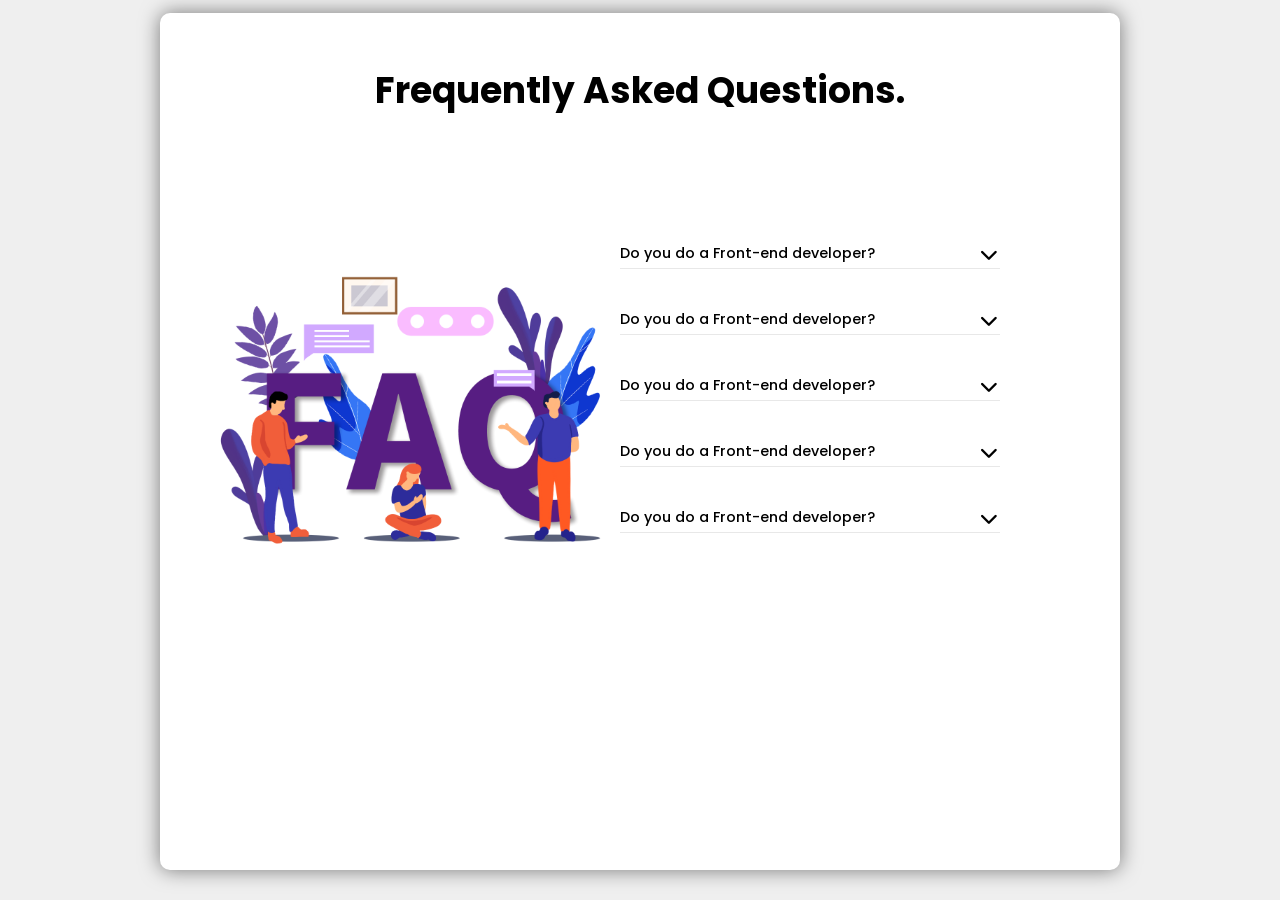
<file: FAQ Form/index.html>
<!DOCTYPE html>
<html lang="en">
<head>
    <meta charset="UTF-8">
    <meta name="viewport" content="width=device-width, initial-scale=1.0">
    <link rel="stylesheet" href="style.css">
    <link rel="stylesheet" href="https://cdnjs.cloudflare.com/ajax/libs/font-awesome/6.5.1/css/all.min.css">
    <title>FAQ Form</title>
</head>
<body>
    <div class="container">
        <h1 class="title">
            Frequently Asked Questions.
        </h1>
        <main class="accordion">
            <div class="faq-img">
                <img src="images/faq-img.png" alt="">
            </div>
            
            <div class="content-accordion">
                
                <div class="question-answer">
                    
                    <div class="question">
                        
                        <h3 class="title-question">
                            Do you do a Front-end developer?
                        </h3>

                        <button class="question-btn">
                            <span class="up-icon">
                                <i class="fa-solid fa-chevron-up"></i>
                            </span>
                            <span class="down-icon">
                                <i class="fa-solid fa-chevron-down"></i>
                            </span>
                        </button>

                    </div>
                    <div class="answer">
                        <p>
                            Lorem ipsum, dolor sit amet consectetur adipisicing elit. Unde dolorem ipsa inventore nisi, nostrum reiciendis recusandae iusto fugit deserunt molestiae nulla perspiciatis aspernatur ullam atque sequi. Possimus dolore doloribus et.
                        </p>
                    </div>
                </div>

                <div class="question-answer">
                    
                    <div class="question">
                        
                        <h3 class="title-question">
                            Do you do a Front-end developer?
                        </h3>

                        <button class="question-btn">
                            <span class="up-icon">
                                <i class="fa-solid fa-chevron-up"></i>
                            </span>
                            <span class="down-icon">
                                <i class="fa-solid fa-chevron-down"></i>
                            </span>
                        </button>

                    </div>
                    <div class="answer">
                        <p>
                            Lorem ipsum, dolor sit amet consectetur adipisicing elit. Unde dolorem ipsa inventore nisi, nostrum reiciendis recusandae iusto fugit deserunt molestiae nulla perspiciatis aspernatur ullam atque sequi. Possimus dolore doloribus et.
                        </p>
                    </div>
                </div>

                <div class="question-answer">
                    
                    <div class="question">
                        
                        <h3 class="title-question">
                            Do you do a Front-end developer?
                        </h3>

                        <button class="question-btn">
                            <span class="up-icon">
                                <i class="fa-solid fa-chevron-up"></i>
                            </span>
                            <span class="down-icon">
                                <i class="fa-solid fa-chevron-down"></i>
                            </span>
                        </button>

                    </div>
                    <div class="answer">
                        <p>
                            Lorem ipsum, dolor sit amet consectetur adipisicing elit. Unde dolorem ipsa inventore nisi, nostrum reiciendis recusandae iusto fugit deserunt molestiae nulla perspiciatis aspernatur ullam atque sequi. Possimus dolore doloribus et.
                        </p>
                    </div>
                </div>

                <div class="question-answer">
                    
                    <div class="question">
                        
                        <h3 class="title-question">
                            Do you do a Front-end developer?
                        </h3>

                        <button class="question-btn">
                            <span class="up-icon">
                                <i class="fa-solid fa-chevron-up"></i>
                            </span>
                            <span class="down-icon">
                                <i class="fa-solid fa-chevron-down"></i>
                            </span>
                        </button>

                    </div>
                    <div class="answer">
                        <p>
                            Lorem ipsum, dolor sit amet consectetur adipisicing elit. Unde dolorem ipsa inventore nisi, nostrum reiciendis recusandae iusto fugit deserunt molestiae nulla perspiciatis aspernatur ullam atque sequi. Possimus dolore doloribus et.
                        </p>
                    </div>
                </div>

                <div class="question-answer">
                    
                    <div class="question">
                        
                        <h3 class="title-question">
                            Do you do a Front-end developer?
                        </h3>

                        <button class="question-btn">
                            <span class="up-icon">
                                <i class="fa-solid fa-chevron-up"></i>
                            </span>
                            <span class="down-icon">
                                <i class="fa-solid fa-chevron-down"></i>
                            </span>
                        </button>

                    </div>
                    <div class="answer">
                        <p>
                            Lorem ipsum, dolor sit amet consectetur adipisicing elit. Unde dolorem ipsa inventore nisi, nostrum reiciendis recusandae iusto fugit deserunt molestiae nulla perspiciatis aspernatur ullam atque sequi. Possimus dolore doloribus et.
                        </p>
                    </div>
                </div>

            </div>

        </main>
    </div>

    <script src="script.js"></script>
</body>
</html>
</file>
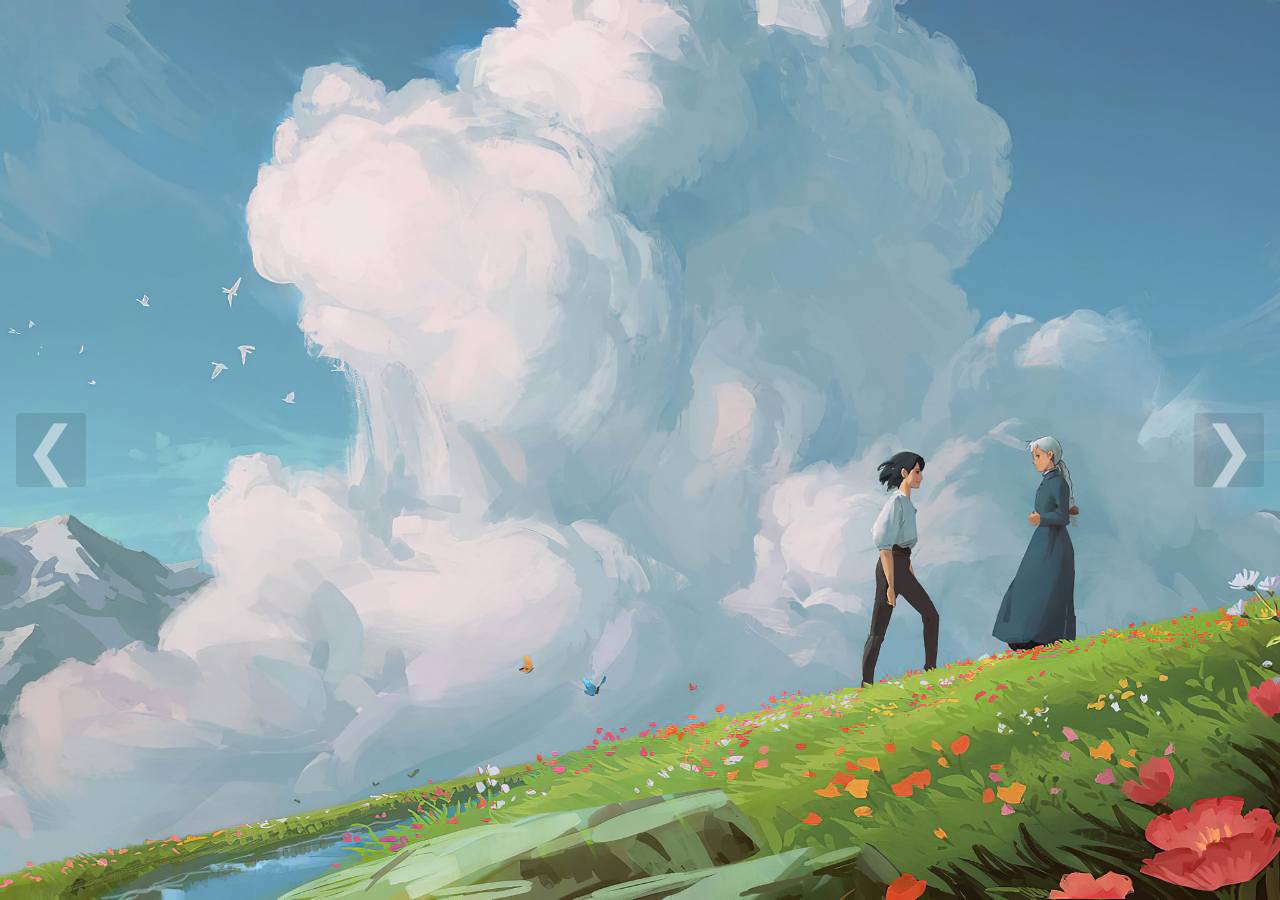
<file: Image Carousel/index.html>
<!DOCTYPE html>
<html lang="en">
<head>
    <meta charset="UTF-8">
    <meta name="viewport" content="width=device-width, initial-scale=1.0">
    <link rel="stylesheet" href="style.css">
    <script src="script.js" defer></script>
    <title>Wallpaper Carousel</title>
</head>
<body>
    <section aria-label>
        <div class="carousel" data-carousel>
            <button class="carousel-btn prev" data-carousel-button="prev">&#x276E;</button>
            <button class="carousel-btn next" data-carousel-button="next">&#x276F;</button>
            <ul data-slides>
                <li class="slide"data-active>
                    <img src="images/1.jpg" alt="">
                </li>
                <li class="slide">
                    <img src="images/2.jpg" alt="">
                </li>
                <li class="slide">
                    <img src="images/3.jpg" alt="">
                </li>
                <li class="slide">
                    <img src="images/4.jpg" alt="">
                </li>
                <li class="slide">
                    <img src="images/5.jpg" alt="">
                </li>
                <li class="slide">
                    <img src="images/6.jpg" alt="">
                </li>
                <li class="slide">
                    <img src="images/7.jpg" alt="">
                </li>
                <li class="slide">
                    <img src="images/8.jpg" alt="">
                </li>
                <li class="slide">
                    <img src="images/9.jpg" alt="">
                </li>
                <li class="slide">
                    <img src="images/10.jpg" alt="">
                </li>
                
            </ul>
        </div>
    </section>
</body>
</html>
</file>
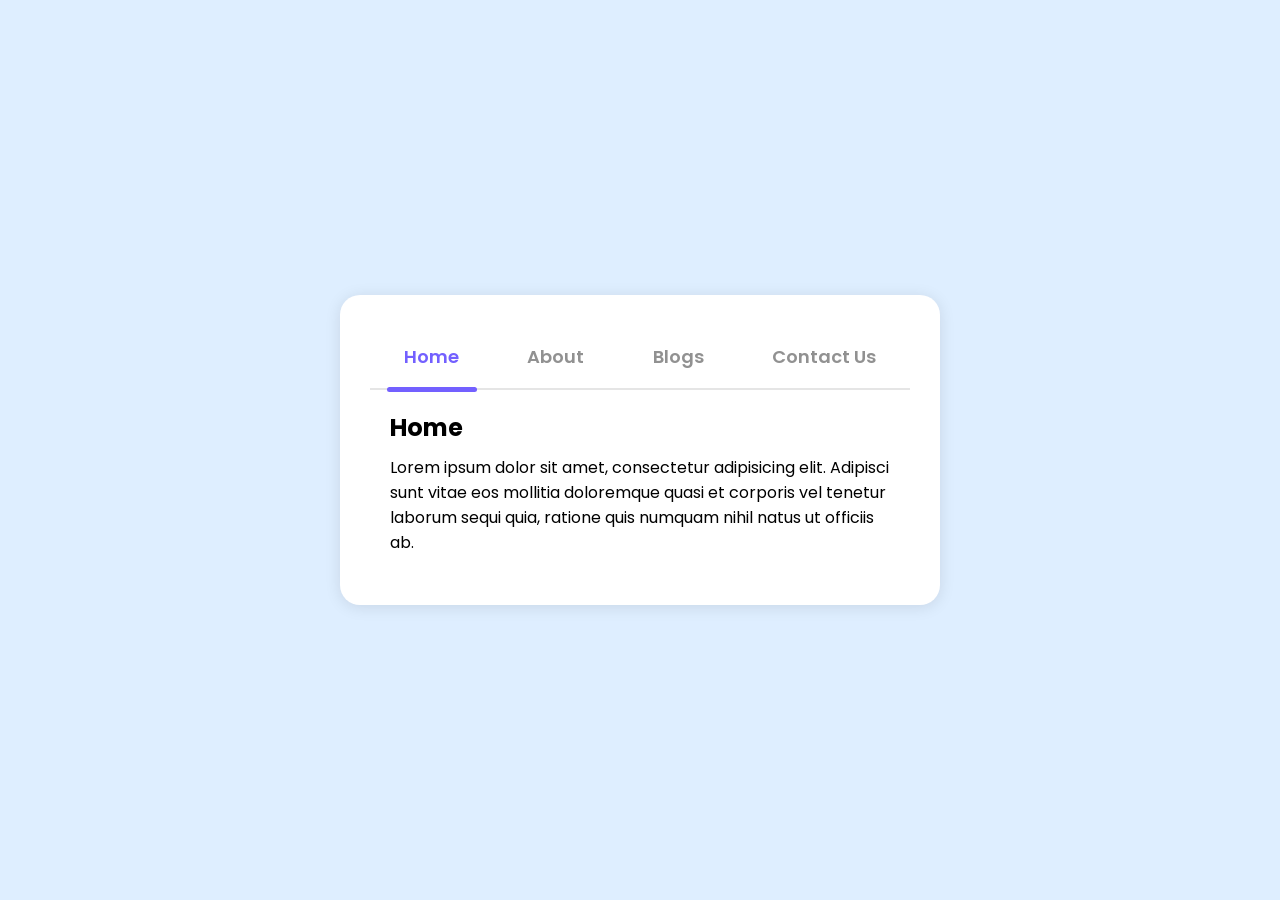
<file: Tabs/index.html>
<!DOCTYPE html>
<html lang="en">
<head>
    <meta charset="UTF-8">
    <meta name="viewport" content="width=device-width, initial-scale=1.0">
    <link rel="stylesheet" href="style.css">
    <title>Tabs-Section</title>
</head>
<body>
    <div class="container">
        <div class="tab_box">
            <button class="tab_btn active">Home</button>
            <button class="tab_btn">About</button>
            <button class="tab_btn">Blogs</button>
            <button class="tab_btn">Contact Us</button>
            <div class="line"></div>
        </div>
        <div class="content_box">
            <div class="content active">
                <h2>Home</h2>
                <p>
                    Lorem ipsum dolor sit amet, consectetur adipisicing elit. Adipisci sunt vitae eos mollitia doloremque quasi et corporis vel tenetur laborum sequi quia, ratione quis numquam nihil natus ut officiis ab.
                </p>
            </div>
            
            <div class="content">
                <h2>About</h2>
                <p>
                    Lorem ipsum dolor sit amet, consectetur adipisicing elit. Adipisci sunt vitae eos mollitia doloremque quasi et corporis vel tenetur laborum sequi quia, ratione quis numquam nihil natus ut officiis ab.
                </p>
            </div>
            
            <div class="content">
                <h2>Blogs</h2>
                <p>
                    Lorem ipsum dolor sit amet, consectetur adipisicing elit. Adipisci sunt vitae eos mollitia doloremque quasi et corporis vel tenetur laborum sequi quia, ratione quis numquam nihil natus ut officiis ab.
                </p>
            </div>

            <div class="content">
                <h2>Contact Us</h2>
                <p>
                    Lorem ipsum dolor sit amet, consectetur adipisicing elit. Adipisci sunt vitae eos mollitia doloremque quasi et corporis vel tenetur laborum sequi quia, ratione quis numquam nihil natus ut officiis ab.
                </p>
            </div>
        </div>
    </div>
    <script src="script.js"></script>
</body>
</html>
</file>
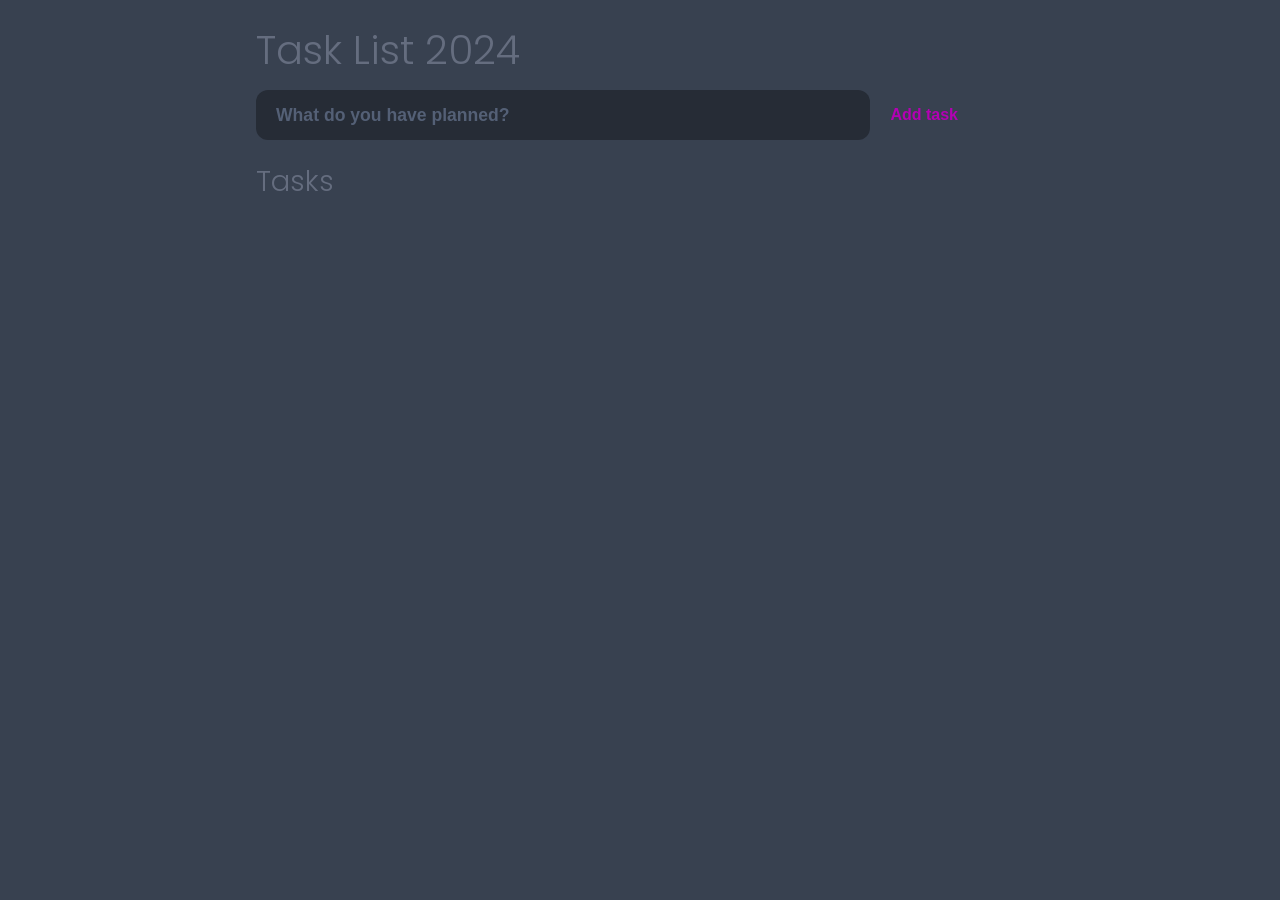
<file: To-Do List/index.html>
<!DOCTYPE html>
<html lang="en">
<head>
    <meta charset="UTF-8">
    <meta name="viewport" content="width=device-width, initial-scale=1.0">
    <link rel="stylesheet" href="style.css">
    <script src="script.js" defer></script>
    <title>To-Do List</title>
</head>
<body>
    
    <div class="container">
        <div class="task-form">
            <h1>Task List 2024</h1>

            <div class="task-input">
                <input type="text">
                <button id="add-task">Add task</button>
            </div>
        </div>

        <div class="tasks-list">
            <h2>Tasks</h2>
            <div class="list">
            </div>
        </div>
    </div>
</body>
</html>
</file>
<file: FAQ Form/style.css>
@import url('https://fonts.googleapis.com/css2?family=Poppins:ital,wght@0,100;0,200;0,300;0,400;0,500;0,600;0,700;0,800;0,900;1,100;1,200;1,300;1,400;1,500;1,600;1,700;1,800;1,900&display=swap');

*,
*::after,
*::before{
    margin: 0;
    padding: 0;
    box-sizing: border-box;
    transition: all 0.3s ease-in-out;
}

html{
    font-size: 12px;
}

body{
    min-height: 100vh;
    font-family: "Poppins", sans-serif;
    background-color: #efefef;
    display: flex;
    justify-content: center;
}

.container{
    position: relative;
    background: #ffff;
    margin-top: 1%;
    margin-bottom: 30px;
    border-radius: 10px;
    filter: drop-shadow(0 0 10px
                rgba(0,0,0,0.5));
}

.accordion{
    position: relative;
    width: 350px;
    margin-left: 40px;
}

.title{
    margin-top: 20px;
    font-size: 2rem;
    text-align: center;
}

.content-accordion{
    margin-top: 35px;
    margin-right: 50px;

}

.question{
    display: flex;
    justify-content: space-between;
}

.accordion img{
    position: relative;
    width: 320px;
}

.question-answer{
    margin: 40px 0;
    width: 100%;
    border-bottom: 1px solid #e8e8e8;
}

.title-question{
    margin: 1.4rem, 0rem;
    font-size: 1.2rem;
    font-weight: 500;
    color: #000;
}

.question-btn{
    font-size: 1.5rem;
    background: transparent;
    border-color: transparent;
    cursor: pointer;
}

.up-icon{
    display: none;
}

.answer{
    font-size: 1.2rem;
    line-height: 1.8;
    overflow: hidden;
    height: 0;
}

.show-text .answer{
    height: 100px;
}

.show-text .up-icon{
    display: inline;
}

.show-text .down-icon{
    display: none;
}

@media screen and (min-width: 992px){
    .accordion{
        width: 920px;
        height: 0;
        display: flex;
    }
    .accordion img{
        position: relative;
        width: 420px;
        top: 88px;
    }

    .question-answer{
        width: 380px;
    }

    .content-accordion{
        margin-top: 85px;

    }

    .title{
        margin-top: 50px;
        font-size: 3rem;

    }
}
</file>
<file: Image Carousel/style.css>
*{
    transition: all ease-in-out 0.3s;
}

*, *::before, *::after{
    box-sizing: border-box;
}

body{
    margin: 0;
}

.carousel{
    width: 100vw;
    height: 100vh;
    position: relative;
}

.carousel > ul{
    margin: 0;
    padding: 0;
    list-style: none;
}

.slide{
    position: absolute;
    inset: 0;
    opacity: 0;
}

.slide > img{
    display: block;
    width: 100%;
    height: 100%;
    object-fit: cover;
    object-position: center;
}

.slide[data-active]{
    opacity: 1;
}

.carousel-btn{
    position: absolute;
    z-index: 1;
    background: none;
    border: none;
    font-size: 4rem;
    top: 50%;
    transform: translateY(-50%);
    text-align: center;
    color: rgba(255, 255, 255, 0.5);
    cursor: pointer;
    border-radius: .25rem;
    padding: 0 .5rem;
    background-color: rgba(0, 0, 0, .1);
}

.carousel-btn:hover,
.carousel-btn:focus{
    color: white;
    background-color: rgba(0, 0, 0, .2);
}

.carousel-btn:focus{
    outline: 1px solid black;
}

.carousel-btn.prev{
    left: 1rem;
}

.carousel-btn.next{
    right: 1rem;
}
</file>
<file: Tabs/style.css>
@import url('https://fonts.googleapis.com/css2?family=Poppins:ital,wght@0,100;0,200;0,300;0,400;0,500;0,600;0,700;0,800;0,900;1,100;1,200;1,300;1,400;1,500;1,600;1,700;1,800;1,900&display=swap');

*{
    margin: 0;
    padding: 0;
    box-sizing: border-box;
    font-family: 'Poppins', sans-serif;
    transition: all 0.3s ease-in-out;
}

body{
    background-color: #deeeff;
    display: flex;
    justify-content: center;
    align-items: center;
    height: 100vh;
}

.container{
    width: 600px;
    background-color: white;
    padding: 30px;
    box-shadow: 0 2px 16px rgba(0,0,0,0.1);
    border-radius: 20px;
}

.tab_box{
    width: 100%;
    display: flex;
    justify-content: space-around;
    align-items: center;
    border-bottom: 2px solid rgba(229,229,229);
    font-size: 18px;
    font-weight: 600;
    position: relative;
}

.tab_box .tab_btn{
    font-size: 18px;
    font-weight: 600;
    color: #919191;
    background: none;
    border: none;
    padding: 18px;
    cursor: pointer;
}

.tab_box .tab_btn.active{
    color: #7360ff;
}

.content_box{
    padding: 20px;
}

.content_box .content{
    display: none;
    animation: moving .5s ease;
}

@keyframes moving{
    from{
        transform: translateX(50px);
        opacity:0;
    }
    
    to{
        transform: translateX(0px);
        opacity:1;
    }
}

.content_box .content.active{
    display: block;
}

.content_box .content h2{
    margin-bottom: 10px;
}

.line{
    position: absolute;
    top: 62px;
    left: 17px;
    width: 90px;
    height: 5px;
    background-color: #7360ff;
    border-radius: 10px;
}
</file>
<file: To-Do List/style.css>
@import url('https://fonts.googleapis.com/css2?family=Poppins:ital,wght@0,100;0,200;0,300;0,400;0,500;0,600;0,700;0,800;0,900;1,100;1,200;1,300;1,400;1,500;1,600;1,700;1,800;1,900&display=swap');


*{
    margin: 0;
    padding: 0;
    box-sizing: border-box;
    transition: all 0.3s ease-in-out;
}

body{
    background-color: #384150;
    display: flex;
    justify-content: center;
    font-family: 'Poppins', sans-serif;
}

.container{
    width: 100%;
    text-align: center;
    margin: 0 20% 0 20%;
}

.container > .task-form > h1,
.container > .tasks-list > h2{
    color: #656d7f;
    text-align: left;
    font-weight: 300;
    font-size: 2.5rem;
    padding: 20px 0 10px 0;
    cursor: default
}

.container > .task-form > h1:hover,
.container > .tasks-list > h2:hover{
    color: white;
}

.container > .task-form > .task-input{
    display: flex;
}

.container > .task-form > .task-input > input{
    background-color: #262c36;
    width: 80%;
    height: 50px;
    color: #656d7f;
    border-radius: 12px;
    border: none;
    outline: none;
}

.container > .task-form > .task-input > input{
    color: #546076;
    font-size: 1.1rem;
    padding: 0 0 0 20px;
    font-weight: bold;
}

.container > .task-form > .task-input > input::placeholder{
    color: #546076;
    font-weight: bold;
}

.container > .task-form > .task-input > button{
    background: none;
    border: none;
    cursor: pointer;
    padding-left: 20px;
    font-size: 1rem;
    font-weight: 800;
    color: rgb(180, 0, 180);
}

.container > .tasks-list > h2{
    font-size: 1.8rem;
}

.container > .tasks-list > .tasks-list{
    display: flex;
    flex-direction: column;
}

.container > .tasks-list> .list > .task{
    background-color: #111825;
    height: 50px;
    display: flex;
    justify-content: space-between;
    align-items: center;
    border-radius: 12px;
    margin: 15px 0;
}

.container > .tasks-list> .list > .task:first-child{
    margin: 0 0 15px 0;
}

.container > .tasks-list> .list > .task > input {
    order: 1;
    background: none;
    outline: none;
    border: none;
    color: aliceblue;
    font-weight: 600;
    font-size: 1rem;
    cursor: default;
    padding: 20px;
    width: 70%;
}

.container > .tasks-list> .list > .task > .task-btns {
    order: 2;
    padding-right: 12px;
}

.container > .tasks-list> .list > .task > .task-btns > button{
    background: none;
    border: none;
    margin: 0 10px;
    font-size: 0.9rem;
    font-weight: 800;
    cursor: pointer;
    text-transform: uppercase;
}

.container > .tasks-list> .list > .task > .task-btns > #edit{
    color: rgb(180, 0, 180);
}

.container > .tasks-list> .list > .task > .task-btns > #delete{
    color: #83133c;
}

.container > .tasks-list> .list > .task > .task-btns > #save{
    color: white;
    display: none;
}
</file>
